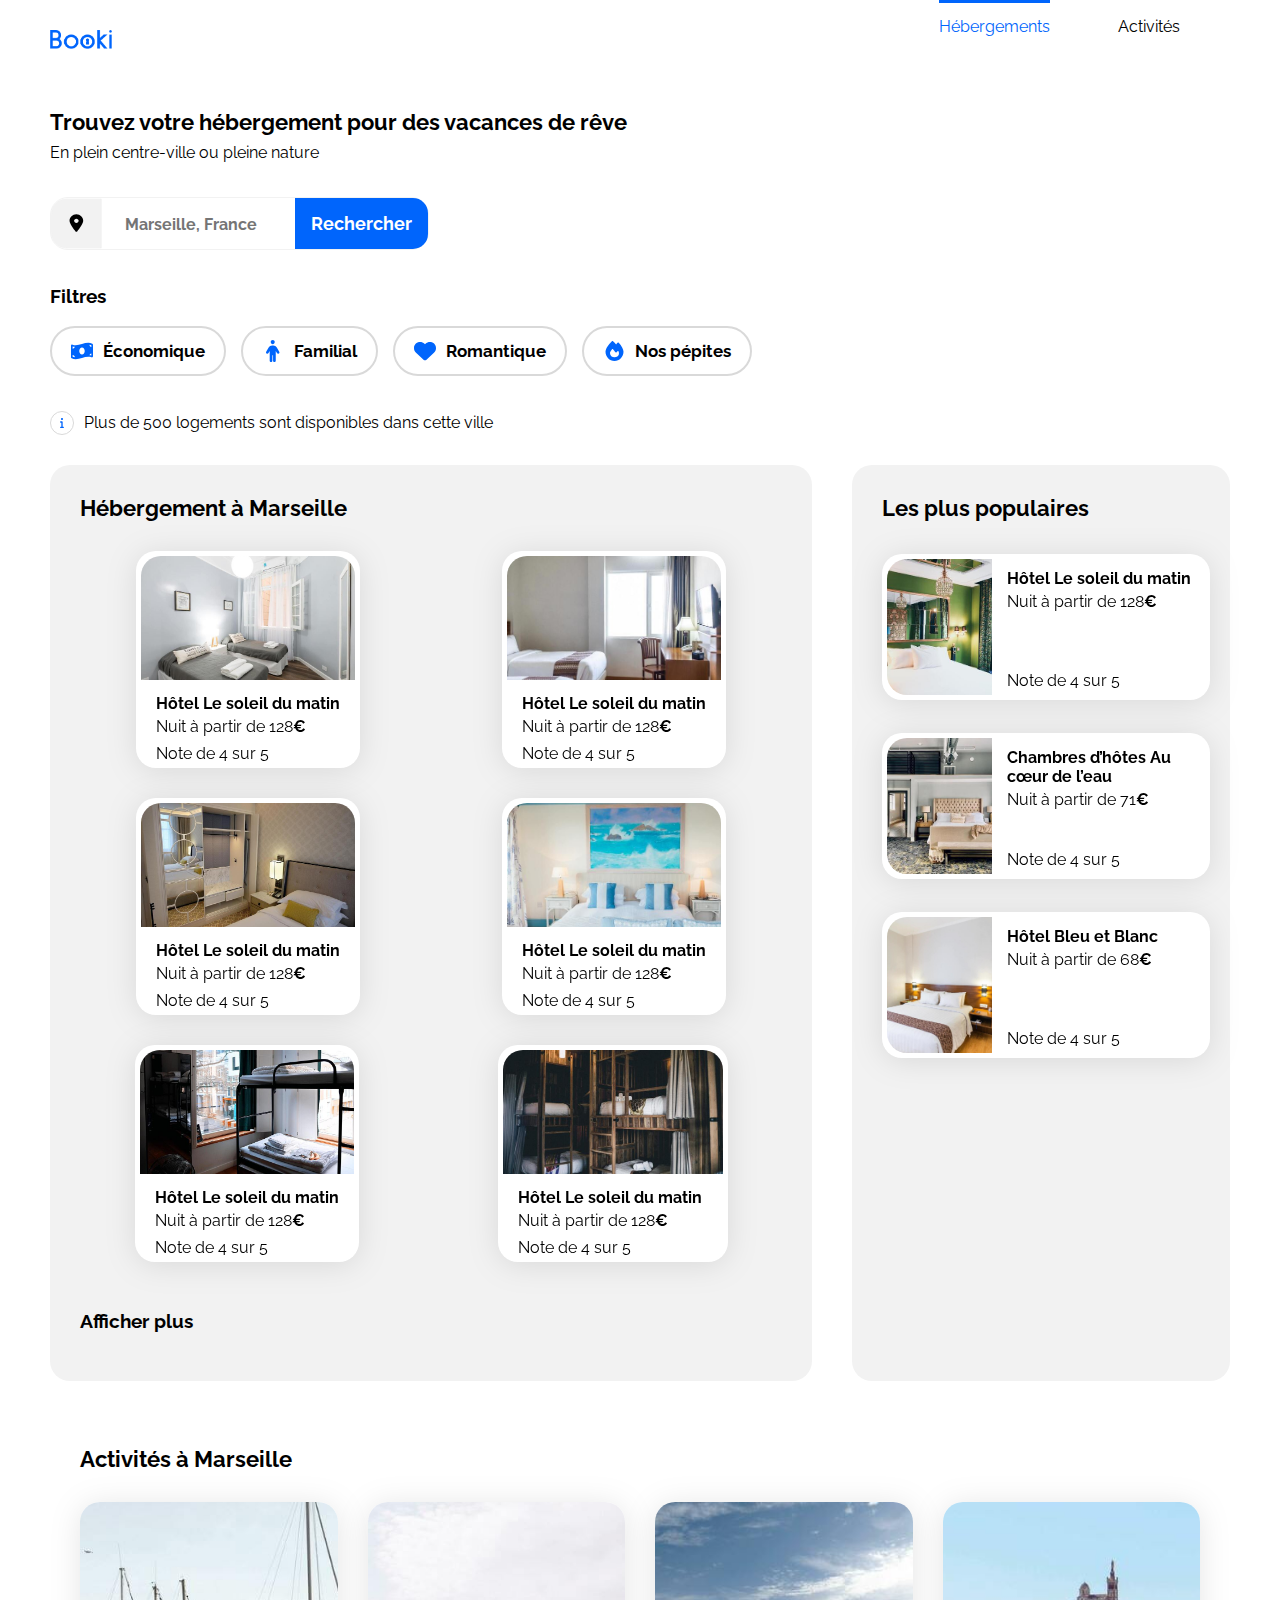
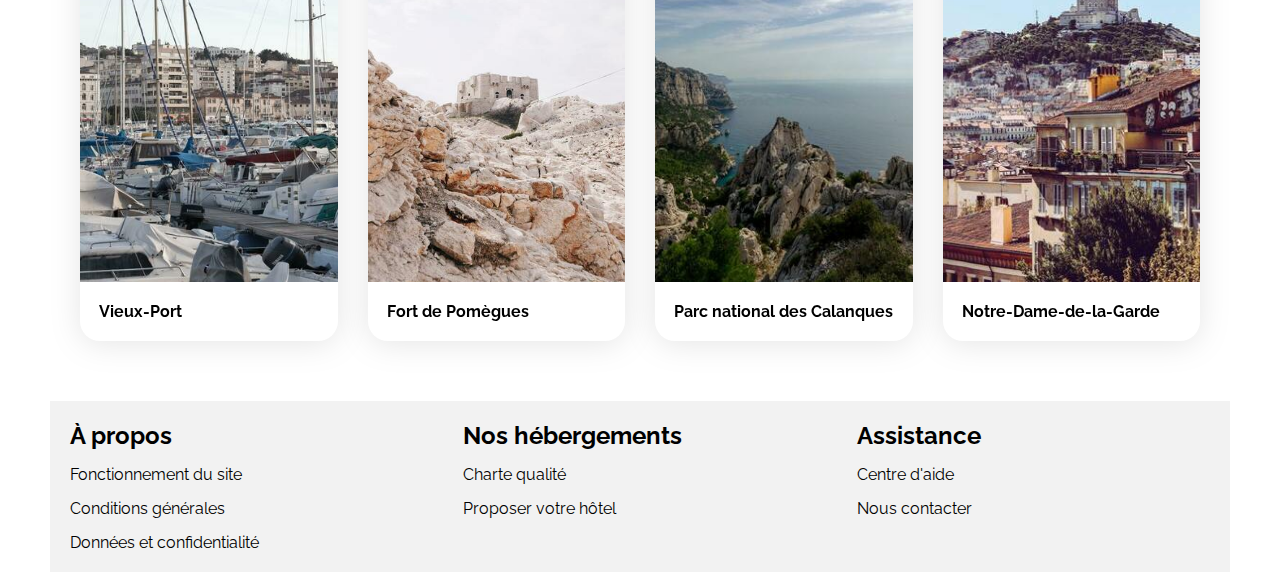
<file: index.html>
<!DOCTYPE html>
<html lang="fr">
  <head>
    <meta charset="UTF-8" />
    <meta name="viewport" content="width=device-width, initial-scale=1.0" />
    <title>Booki</title>
    <link rel="preconnect" href="https://fonts.googleapis.com" />
    <link rel="preconnect" href="https://fonts.gstatic.com" crossorigin />
    <link
      href="https://fonts.googleapis.com/css2?family=Raleway:wght@400;500;700&display=swap"
      rel="stylesheet"
    />
    <link
      rel="stylesheet"
      href="https://cdnjs.cloudflare.com/ajax/libs/font-awesome/6.2.1/css/all.min.css"
      integrity="sha512-MV7K8+y+gLIBoVD59lQIYicR65iaqukzvf/nwasF0nqhPay5w/9lJmVM2hMDcnK1OnMGCdVK+iQrJ7lzPJQd1w=="
      crossorigin="anonymous"
      referrerpolicy="no-referrer"
    />
    <link rel="stylesheet" href="./css/style.css" />
  </head>

  <body>
    <div class="main-container">
      <header class="Header">
        <a href="#">
          <img
            id="Booki"
            src="./images/logo/Booki.png"
            alt="Booki"
            width="62"
            height="19"
          />
        </a>
        <div class="Menu">
          <nav class="Nav-M">
            <a href="#hebergements" id="ancre-h">Hébergements</a>
            <a href="#activity" id="ancre-a">Activités</a>
          </nav>
        </div>
      </header>
      <div class="info-group">
        <div id="info-text">
          <h2 id="accroche">
            Trouvez votre hébergement pour des vacances de rêve
          </h2>
          <a>En plein centre-ville ou pleine nature</a>
        </div>
        <div class="search-bar">
          <svg
            xmlns="http://www.w3.org/2000/svg"
            width="52"
            height="51"
            viewBox="0 0 52 51"
            fill="none"
          >
            <path
              d="M51.5 1V0.5H51H16C7.43959 0.5 0.5 7.43959 0.5 16V35C0.5 43.5604 7.43959 50.5 16 50.5H51H51.5V50V1Z"
              fill="#F2F2F2"
              stroke="#F2F2F2"
            />
            <path
              d="M25.1359 33.5955C23.2328 31.3326 19 25.8481 19 22.7675C19 19.0299 22.134 16 26 16C29.8646 16 33 19.0299 33 22.7675C33 25.8481 28.7344 31.3326 26.8641 33.5955C26.4156 34.1348 25.5844 34.1348 25.1359 33.5955ZM26 25.0234C27.287 25.0234 28.3333 24.0117 28.3333 22.7675C28.3333 21.5233 27.287 20.5117 26 20.5117C24.713 20.5117 23.6667 21.5233 23.6667 22.7675C23.6667 24.0117 24.713 25.0234 26 25.0234Z"
              fill="black"
            />
          </svg>
          <form action="recherche" method="post" id="Search-text">
            <input
              type="search"
              placeholder="Marseille, France"
              class="Search-input"
            />
          </form>
          <button class="recherche-button">Rechercher</button>
          <button class="recherche-loupe">
            <svg
              xmlns="http://www.w3.org/2000/svg"
              width="17"
              height="17"
              viewBox="0 0 17 17"
              fill="none"
            >
              <path
                d="M16.7688 14.6976L13.4582 11.3876C13.3088 11.2382 13.1062 11.1552 12.8937 11.1552H12.3525C13.2689 9.9832 13.8135 8.50913 13.8135 6.90558C13.8135 3.09091 10.7221 0 6.90676 0C3.09144 0 0 3.09091 0 6.90558C0 10.7202 3.09144 13.8112 6.90676 13.8112C8.51058 13.8112 9.98491 13.2667 11.1571 12.3504V12.8915C11.1571 13.104 11.2401 13.3065 11.3895 13.4559L14.7001 16.7659C15.0122 17.078 15.517 17.078 15.8258 16.7659L16.7655 15.8264C17.0776 15.5143 17.0776 15.0097 16.7688 14.6976ZM6.90676 11.1552C4.55912 11.1552 2.65644 9.25613 2.65644 6.90558C2.65644 4.55834 4.5558 2.65599 6.90676 2.65599C9.25439 2.65599 11.1571 4.55502 11.1571 6.90558C11.1571 9.25281 9.25771 11.1552 6.90676 11.1552Z"
                fill="white"
              />
            </svg>
          </button>
        </div>
        <div id="filter-cat">
          <h3 id="filter-title">Filtres</h3>
          <div class="filter">
            <button class="filter-button">
              <svg
                xmlns="http://www.w3.org/2000/svg"
                width="22"
                height="22"
                viewBox="0 0 22 22"
                fill="none"
              >
                <path
                  d="M21.352 3.68479C20.0187 3.09424 18.6842 2.86957 17.3505 2.86957C13.1166 2.8692 8.88305 5.1323 4.64915 5.1323C3.58732 5.1323 2.52618 4.99001 1.46435 4.63431C1.34507 4.59438 1.22545 4.57551 1.10858 4.57551C0.516992 4.57551 0 5.05898 0 5.7301V17.2456C0 17.704 0.248527 18.1384 0.647615 18.3149C1.981 18.9058 3.31542 19.1304 4.64915 19.1304C8.88305 19.1304 13.117 16.8673 17.3509 16.8673C18.4127 16.8673 19.4738 17.0096 20.5356 17.3653C20.6549 17.4053 20.7745 17.4241 20.8914 17.4241C21.483 17.4241 22 16.9407 22 16.2695V4.75445C21.9997 4.29566 21.7511 3.86155 21.352 3.68479ZM1.64997 6.50721C2.34159 6.69015 3.06345 6.78198 3.80594 6.83134C3.60382 7.8981 2.71558 8.70207 1.64997 8.70207V6.50721ZM1.64997 16.8517V15.1175C2.83142 15.1175 3.78738 16.1073 3.83997 17.3461C3.06551 17.2804 2.34159 17.1171 1.64997 16.8517ZM10.9998 14.4845C9.48082 14.4845 8.24987 12.9241 8.24987 11C8.24987 9.07556 9.48116 7.51553 10.9998 7.51553C12.5185 7.51553 13.7498 9.07556 13.7498 11C13.7498 12.9248 12.5181 14.4845 10.9998 14.4845ZM20.3497 15.4928C19.7474 15.3335 19.1222 15.2442 18.4825 15.1864C18.6842 14.2398 19.4278 13.5212 20.3497 13.3978V15.4928ZM20.3497 6.92281C19.2879 6.78089 18.4639 5.8448 18.4312 4.68875C19.1029 4.76752 19.7406 4.91488 20.3497 5.14827V6.92281Z"
                  fill="#0065FC"
                />
              </svg>
              Économique
            </button>
            <button class="filter-button">
              <svg
                xmlns="http://www.w3.org/2000/svg"
                width="22"
                height="22"
                viewBox="0 0 22 22"
                fill="none"
              >
                <path
                  d="M12.7396 2.0625C12.7396 3.2016 11.8362 4.125 10.7228 4.125C9.60937 4.125 8.70601 3.2016 8.70601 2.0625C8.70601 0.923398 9.60937 0 10.7228 0C11.8362 0 12.7396 0.923398 12.7396 2.0625ZM10.3867 15.125V20.625C10.3867 21.3855 9.78584 22 9.04214 22C8.29845 22 7.69762 21.3855 7.69762 20.625V11.0387L6.4972 13.084C6.11485 13.7328 5.28881 13.9434 4.65226 13.5523C4.01569 13.1613 3.80979 12.3191 4.1923 11.666L6.6409 7.50234C7.36989 6.26055 8.6808 5.5 10.0968 5.5H11.3488C12.7648 5.5 14.0757 6.26055 14.8068 7.50234L17.2522 11.666C17.6345 12.3191 17.4286 13.1613 16.7942 13.5523C16.1555 13.9434 15.332 13.7328 14.9497 13.084L13.748 11.0387V20.625C13.748 21.3855 13.1472 22 12.4035 22C11.6598 22 11.0589 21.3855 11.0589 20.625V15.125H10.3867Z"
                  fill="#0065FC"
                />
              </svg>
              Familial
            </button>
            <button class="filter-button">
              <svg
                xmlns="http://www.w3.org/2000/svg"
                width="22"
                height="22"
                viewBox="0 0 22 22"
                fill="none"
              >
                <path
                  d="M0 8.22829V7.98543C0 5.05861 2.17078 2.56224 5.13047 2.08155C7.05117 1.76375 9.08359 2.38596 10.4844 3.75306L11 4.25468L11.477 3.75306C12.9164 2.38596 14.9102 1.76375 16.8695 2.08155C19.8301 2.56224 22 5.05861 22 7.98543V8.22829C22 9.96595 21.2609 11.6283 19.9547 12.8132L12.1902 19.8769C11.868 20.17 11.4426 20.3333 11 20.3333C10.5574 20.3333 10.132 20.17 9.80977 19.8769L2.04488 12.8132C0.740352 11.6283 1.28906e-05 9.96595 1.28906e-05 8.22829H0Z"
                  fill="#0065FC"
                />
              </svg>
              Romantique
            </button>
            <button class="filter-button">
              <svg
                xmlns="http://www.w3.org/2000/svg"
                width="22"
                height="22"
                viewBox="0 0 22 22"
                fill="none"
              >
                <path
                  d="M8.89727 1.21273C9.21067 0.92649 9.69683 0.930411 10.0102 1.21665C11.1191 2.23221 12.1598 3.32619 13.1321 4.51036C13.5741 3.94572 14.0763 3.33011 14.6187 2.82821C14.9361 2.53805 15.4263 2.53805 15.7437 2.83214C17.1339 4.12609 18.3111 5.83568 19.1388 7.45901C19.9544 9.05881 20.4968 10.6939 20.4968 11.8467C20.4968 16.85 16.487 21.0769 11.4968 21.0769C6.4504 21.0769 2.49683 16.8461 2.49683 11.8428C2.49683 10.3371 3.212 8.4981 4.32093 6.67872C5.44192 4.83189 7.02495 2.90664 8.89727 1.21273ZM11.5651 17.3127C12.5816 17.3127 13.4816 17.0382 14.3294 16.4893C16.0209 15.3365 16.475 13.0309 15.4584 11.2193C15.2776 10.8664 14.8156 10.8429 14.5544 11.1409L13.5419 12.2898C13.2767 12.5878 12.7986 12.5799 12.5495 12.2702C11.8866 11.4468 10.7013 9.97635 10.0263 9.14116C9.77316 8.82747 9.29102 8.82355 9.03388 9.13723C7.67584 10.8037 6.99281 11.8545 6.99281 13.0348C6.99683 15.7207 9.02986 17.3127 11.5651 17.3127Z"
                  fill="#0065FC"
                />
              </svg>
              Nos pépites
            </button>
          </div>
        </div>
        <div class="info-bar">
          <svg
            xmlns="http://www.w3.org/2000/svg"
            width="24"
            height="24"
            viewBox="0 0 24 24"
            fill="none"
          >
            <circle cx="12" cy="12" r="11.5" stroke="#D9D9D9" />
            <path
              d="M13.3333 15.6829H12.6667V11.0074C12.6667 10.6381 12.3681 10.3395 12 10.3395H10.6667C10.2985 10.3395 10 10.6381 10 11.0074C10 11.3766 10.2985 11.6565 10.6667 11.6565H11.3333V15.6641H10.6667C10.2985 15.6641 10 15.9628 10 16.3321C10 16.7013 10.2985 17 10.6667 17H13.3333C13.7015 17 14 16.7013 14 16.3321C14 15.9628 13.7021 15.6829 13.3333 15.6829ZM12 9.00359C12.5523 9.00359 13 8.55503 13 8.00169C13 7.44835 12.5521 7 12 7C11.4479 7 11 7.44856 11 8.0019C11 8.55524 11.4477 9.00359 12 9.00359Z"
              fill="#0065FC"
            />
          </svg>
          <p>Plus de 500 logements sont disponibles dans cette ville</p>
        </div>
      </div>
      <main>
        <div class="hebergements-and-populaires">
          <section class="hebergements">
            <div class="hebergements-title">
              <h2 class="section-title" id="hebergements">
                Hébergement à Marseille
              </h2>
            </div>
            <div class="hebergements-cards">
              <a href="#">
                <article class="card">
                  <img
                    src="./images/hebergements/fred-kleber.jpg"
                    alt="Image de la chambre d'hôtel montrant un lit"
                  />
                  <div class="card-content">
                    <div class="card-txt">
                      <h3 class="card-title">Hôtel Le soleil du matin</h3>
                      <p class="card-subtitle">
                        Nuit à partir de 128<span class="euro">€</span>
                      </p>
                    </div>
                    <div class="card-rating">
                      <i class="fa-xs fa-solid fa-star" aria-hidden="true"></i>
                      <i class="fa-xs fa-solid fa-star" aria-hidden="true"></i>
                      <i class="fa-xs fa-solid fa-star" aria-hidden="true"></i>
                      <i class="fa-xs fa-solid fa-star" aria-hidden="true"></i>
                      <i
                        class="fa-xs fa-solid fa-star neutral-star"
                        aria-hidden="true"
                      ></i>
                      <span class="sr-only">Note de 4 sur 5</span>
                    </div>
                  </div>
                </article>
              </a>

              <a href="#">
                <article class="card">
                  <img
                    src="./images/hebergements/febrian-zakaria.jpg"
                    alt="Image de la chambre d'hôtel montrant un lit"
                  />
                  <div class="card-content">
                    <div class="card-txt">
                      <h3 class="card-title">Hôtel Le soleil du matin</h3>
                      <p class="card-subtitle">
                        Nuit à partir de 128<span class="euro">€</span>
                      </p>
                    </div>
                    <div class="card-rating">
                      <i class="fa-xs fa-solid fa-star" aria-hidden="true"></i>
                      <i class="fa-xs fa-solid fa-star" aria-hidden="true"></i>
                      <i class="fa-xs fa-solid fa-star" aria-hidden="true"></i>
                      <i class="fa-xs fa-solid fa-star" aria-hidden="true"></i>
                      <i
                        class="fa-xs fa-solid fa-star neutral-star"
                        aria-hidden="true"
                      ></i>
                      <span class="sr-only">Note de 4 sur 5</span>
                    </div>
                  </div>
                </article>
              </a>

              <a href="#">
                <article class="card">
                  <img
                    src="./images/hebergements/reisetopia.jpg"
                    alt="Image de la chambre d'hôtel montrant un lit"
                  />
                  <div class="card-content">
                    <div class="card-txt">
                      <h3 class="card-title">Hôtel Le soleil du matin</h3>
                      <p class="card-subtitle">
                        Nuit à partir de 128<span class="euro">€</span>
                      </p>
                    </div>
                    <div class="card-rating">
                      <i class="fa-xs fa-solid fa-star" aria-hidden="true"></i>
                      <i class="fa-xs fa-solid fa-star" aria-hidden="true"></i>
                      <i class="fa-xs fa-solid fa-star" aria-hidden="true"></i>
                      <i class="fa-xs fa-solid fa-star" aria-hidden="true"></i>
                      <i
                        class="fa-xs fa-solid fa-star neutral-star"
                        aria-hidden="true"
                      ></i>
                      <span class="sr-only">Note de 4 sur 5</span>
                    </div>
                  </div>
                </article>
              </a>
              <a href="#">
                <article class="card">
                  <img
                    src="./images/hebergements/annie-spratt.jpg"
                    alt="Image de la chambre d'hôtel montrant un lit"
                  />
                  <div class="card-content">
                    <div class="card-txt">
                      <h3 class="card-title">Hôtel Le soleil du matin</h3>
                      <p class="card-subtitle">
                        Nuit à partir de 128<span class="euro">€</span>
                      </p>
                    </div>
                    <div class="card-rating">
                      <i class="fa-xs fa-solid fa-star" aria-hidden="true"></i>
                      <i class="fa-xs fa-solid fa-star" aria-hidden="true"></i>
                      <i class="fa-xs fa-solid fa-star" aria-hidden="true"></i>
                      <i class="fa-xs fa-solid fa-star" aria-hidden="true"></i>
                      <i
                        class="fa-xs fa-solid fa-star neutral-star"
                        aria-hidden="true"
                      ></i>
                      <span class="sr-only">Note de 4 sur 5</span>
                    </div>
                  </div>
                </article>
              </a>

              <a href="#">
                <article class="card">
                  <img
                    src="./images/hebergements/marcus-loke.jpg"
                    alt="Image de la chambre d'hôtel montrant un lit"
                  />
                  <div class="card-content">
                    <div class="card-txt">
                      <h3 class="card-title">Hôtel Le soleil du matin</h3>
                      <p class="card-subtitle">
                        Nuit à partir de 128<span class="euro">€</span>
                      </p>
                    </div>
                    <div class="card-rating">
                      <i class="fa-xs fa-solid fa-star" aria-hidden="true"></i>
                      <i class="fa-xs fa-solid fa-star" aria-hidden="true"></i>
                      <i class="fa-xs fa-solid fa-star" aria-hidden="true"></i>
                      <i class="fa-xs fa-solid fa-star" aria-hidden="true"></i>
                      <i
                        class="fa-xs fa-solid fa-star neutral-star"
                        aria-hidden="true"
                      ></i>
                      <span class="sr-only">Note de 4 sur 5</span>
                    </div>
                  </div>
                </article>
              </a>

              <a href="#">
                <article class="card">
                  <img
                    src="./images/hebergements/nicate-lee.jpg"
                    alt="Image de la chambre d'hôtel montrant un lit"
                  />
                  <div class="card-content">
                    <div class="card-txt">
                      <h3 class="card-title">Hôtel Le soleil du matin</h3>
                      <p class="card-subtitle">
                        Nuit à partir de 128<span class="euro">€</span>
                      </p>
                    </div>
                    <div class="card-rating">
                      <i class="fa-xs fa-solid fa-star" aria-hidden="true"></i>
                      <i class="fa-xs fa-solid fa-star" aria-hidden="true"></i>
                      <i class="fa-xs fa-solid fa-star" aria-hidden="true"></i>
                      <i class="fa-xs fa-solid fa-star" aria-hidden="true"></i>
                      <i
                        class="fa-xs fa-solid fa-star neutral-star"
                        aria-hidden="true"
                      ></i>
                      <span class="sr-only">Note de 4 sur 5</span>
                    </div>
                  </div>
                </article>
              </a>
            </div>
            <a href="#"><h3>Afficher plus</h3></a>
          </section>
          <section class="populaires">
            <div class="populaires-title">
              <h2 class="section-title">Les plus populaires</h2>
              <i class="fa-solid fa-chart-line" aria-hidden="true"></i>
            </div>
            <div class="populaires-cards">
              <a href="#">
                <article class="card">
                  <img
                    src="./images/hebergements/emile-guillemot.jpg"
                    alt="Image de la chambre d'hôtel montrant un lit"
                  />
                  <div class="card-content">
                    <div class="card-txt">
                      <h3 class="card-title">Hôtel Le soleil du matin</h3>
                      <p class="card-subtitle">
                        Nuit à partir de 128<span class="euro">€</span>
                      </p>
                    </div>
                    <div class="card-rating">
                      <i class="fa-xs fa-solid fa-star" aria-hidden="true"></i>
                      <i class="fa-xs fa-solid fa-star" aria-hidden="true"></i>
                      <i class="fa-xs fa-solid fa-star" aria-hidden="true"></i>
                      <i class="fa-xs fa-solid fa-star" aria-hidden="true"></i>
                      <i
                        class="fa-xs fa-solid fa-star neutral-star"
                        aria-hidden="true"
                      ></i>
                      <span class="sr-only">Note de 4 sur 5</span>
                    </div>
                  </div>
                </article>
              </a>
              <a href="#">
                <article class="card">
                  <img
                    src="./images/hebergements/aw-creative.jpg"
                    alt="Image de la chambre d'hôtel montrant un lit"
                  />
                  <div class="card-content">
                    <div class="card-txt">
                      <h3 class="card-title">
                        Chambres d’hôtes Au cœur de l’eau
                      </h3>
                      <p class="card-subtitle">
                        Nuit à partir de 71<span class="euro">€</span>
                      </p>
                    </div>
                    <div class="card-rating">
                      <i class="fa-xs fa-solid fa-star" aria-hidden="true"></i>
                      <i class="fa-xs fa-solid fa-star" aria-hidden="true"></i>
                      <i class="fa-xs fa-solid fa-star" aria-hidden="true"></i>
                      <i class="fa-xs fa-solid fa-star" aria-hidden="true"></i>
                      <i
                        class="fa-xs fa-solid fa-star neutral-star"
                        aria-hidden="true"
                      ></i>
                      <span class="sr-only">Note de 4 sur 5</span>
                    </div>
                  </div>
                </article>
              </a>
              <a href="#">
                <article class="card">
                  <img
                    src="./images/hebergements/febrian-zakaria2.jpg"
                    alt="Image de la chambre d'hôtel montrant un lit"
                  />
                  <div class="card-content">
                    <div class="card-txt">
                      <h3 class="card-title">Hôtel Bleu et Blanc</h3>
                      <p class="card-subtitle">
                        Nuit à partir de 68<span class="euro">€</span>
                      </p>
                    </div>
                    <div class="card-rating">
                      <i class="fa-xs fa-solid fa-star" aria-hidden="true"></i>
                      <i class="fa-xs fa-solid fa-star" aria-hidden="true"></i>
                      <i class="fa-xs fa-solid fa-star" aria-hidden="true"></i>
                      <i class="fa-xs fa-solid fa-star" aria-hidden="true"></i>
                      <i
                        class="fa-xs fa-solid fa-star neutral-star"
                        aria-hidden="true"
                      ></i>
                      <span class="sr-only">Note de 4 sur 5</span>
                    </div>
                  </div>
                </article>
              </a>
            </div>
            <br />
          </section>
        </div>
        <div class="activity">
          <h2 class="section-title" id="activity">Activités à Marseille</h2>
          <div class="activity-cards">
            <a class="activity-card-item" href="#">
              <article class="card">
                <img
                  src="./images/activites/reno-laithienne.jpg"
                  alt="Image de la chambre d'hôtel montrant un lit"
                />
                <div class="card-content">
                  <div class="card-txt">
                    <h3 class="card-title">Vieux-Port</h3>
                  </div>
                </div>
              </article>
            </a>
            <a class="activity-card-item" href="#">
              <article class="card">
                <img
                  src="./images/activites/paul-hermann.jpg"
                  alt="Image de la chambre d'hôtel montrant un lit"
                />
                <div class="card-content">
                  <div class="card-txt">
                    <h3 class="card-title">Fort de Pomègues</h3>
                  </div>
                </div>
              </article>
            </a>
            <a class="activity-card-item" href="#">
              <article class="card">
                <img
                  src="./images/activites/kilyan-sockalingum.jpg"
                  alt="Image de la chambre d'hôtel montrant un lit"
                />
                <div class="card-content">
                  <div class="card-txt">
                    <h3 class="card-title">Parc national des Calanques</h3>
                  </div>
                </div>
              </article>
            </a>
            <a class="activity-card-item" href="#">
              <article class="card">
                <img
                  src="./images/activites/florian-wehde.jpg"
                  alt="Image de la chambre d'hôtel montrant un lit"
                />
                <div class="card-content">
                  <div class="card-txt">
                    <h3 class="card-title">Notre-Dame-de-la-Garde</h3>
                  </div>
                </div>
              </article>
            </a>
          </div>
        </div>
      </main>
      <footer>
        <div class="footer-division">
          <h2 class="footer-helper">À propos</h2>
          <a href="#">Fonctionnement du site</a>
          <a href="#">Conditions générales</a>
          <a href="#">Données et confidentialité</a>
        </div>
        <div class="footer-division">
          <h2 class="footer-helper">Nos hébergements</h2>
          <a href="#">Charte qualité</a>
          <a href="#">Proposer votre hôtel</a>
        </div>
        <div class="footer-division">
          <h2 class="footer-helper">Assistance</h2>
          <a href="#">Centre d'aide</a>
          <a href="#">Nous contacter</a>
        </div>
      </footer>
    </div>
  </body>
</html>
</file>
<file: css/style.css>
/****** General ***********/
* {
    font-family: 'Raleway', sans-serif;
}

:root {
    --main-color: #0065FC;
    --main-bg-color: #F2F2F2;
    --filter-bg-color: #DEEBFF;
}

.fa-solid {
    color: var(--main-color);
}

body {
    display: flex;
    justify-content: center;
    margin: unset;
}

.Header {
    max-width: 1440px;
    display: flex;
    justify-content: center;
    align-items: flex-start;
    justify-content: space-between;
    align-self: stretch;
}

.Header a {
    display: flex;
    align-self: center;
}

#ancre-h {
    border-top: #0065FC;
    border-top-style: solid;
    padding-top: 14px;
    -webkit-text-fill-color: #0065FC;
}

#ancre-a {
    padding-top: 16px;
    -webkit-text-fill-color: #000000;
}

#Booki {
    display: flex;
    padding: 30px 50px;
    padding-left: unset;
    flex-direction: column;
    align-items: flex-start;
    gap: 10px;
    align-self: center;
}

.Nav-M {
    padding: 0px 50px;
    display: flex;
    justify-content: flex-end;
    align-items: flex-end;
    gap: 68px;
}

.main-container {
    max-width: 1440px;
    padding: 0 50px;
    box-sizing: border-box;
    display: flex;
    flex-direction: column;
    align-items: flex-start;
    gap: 30px;
}

main {
    display: flex;
    flex-direction: column;
    align-items: flex-start;
    gap: 35px;
    align-self: stretch;
}

a {
    color: inherit;
    text-decoration: none;
}

.section-title {
    margin: 0;
    font-size: 22px;
}

.card {
    background-color: white;
    border-radius: 20px;
    padding: 5px;
    filter: drop-shadow(0px 3px 15px rgba(0, 0, 0, 0.1));
}

.card img {
    object-fit: cover;
}

.card-title {
    font-size: 16px;
}

.euro {
    font-weight: 700;
}

.neutral-star {
    color: var(--main-bg-color)
}


.recherche-loupe{
    display: none;
}

/****** Haut de page ***********/

.info-group {
    display: flex;
    flex-direction: column;
    align-items: flex-start;
    gap: 35px;
    align-self: stretch;
}

#accroche {
    margin: unset;
    font-size: 22px;
}

#info-text {
    display: flex;
    flex-direction: column;
    gap: 8px;
}

.search-bar {
    display: flex;
    width: 377px;
    align-items: center;
    border-radius: 18px;
    border: 1px solid var(--Grey, #F2F2F2);
    background: var(--White, #FFF);
    justify-content: space-between;
}

#Search-text {
    font-size: 17px;
    margin: unset;
}

input.Search-input {
    width: 100%;
    padding: unset;
    border: unset;
    color: #000000;
    text-align: center;
    font-size: 16px;
    font-style: normal;
    font-weight: 700;
    line-height: normal;
}


.recherche-button {
    display: flex;
    padding: 15px 16px;
    align-items: center;
    gap: 10px;
    border-radius: 0px 15px 15px 0px;
    border: unset;
    background: var(--Blue, #0065FC);
    color: var(--White, #FFF);
    text-align: center;
    font-family: Raleway;
    font-size: 18px;
    font-style: normal;
    font-weight: 700;
    line-height: normal;
}

.filter {
    display: flex;
    align-items: center;
    gap: 15px;
    flex-direction: row;
    flex-wrap: wrap;
}

#filter-title {
    margin-top: unset;
}

.filter-button {
    display: flex;
    height: 50px;
    padding: 4px 19px;
    align-items: center;
    gap: 10px;
    border-radius: 25px;
    border: 2px solid var(--grey-tint-2, #D9D9D9);
    background: var(--White);
    transition-duration: 4ms;
    color: var(--Black, #000);
    font-family: Raleway;
    font-size: 17px;
    font-style: normal;
    font-weight: 700;
    line-height: normal;
}

.filter-button:hover {
    background-color: var(--blue-light, #DEEBFF);
}

.info-bar {
    display: flex;
    height: 24px;
    align-items: center;
    gap: 10px;
    align-self: stretch;
}

/****** Hebergements And Populaires ***********/
.hebergements-and-populaires {
    display: flex;
    justify-content: space-between;
    gap: 40px;
}

.hebergements-and-populaires section {
    background-color: var(--main-bg-color);
    border-radius: 20px;
    padding: 30px;
    box-sizing: border-box;
}

/****** Hebergements ***********/
.hebergements {
    width: 65%;
    display:flex;
    flex-direction:column;
    box-sizing: border-box;
    padding: 30px;
    align-items: flex-start;
    gap: 30px;
    flex: 1 0 0;
    align-self: stretch;
}

.hebergements-title {
    display: flex;
    justify-content: space-between;
    align-items: center;
}

.hebergements-cards {
    display:inline-flex;
    align-self: stretch;
    flex-direction:row;
    flex-wrap: wrap;
    gap: 30px 30px;
    width: 100%;
    justify-content: space-around;

}

.hebergements-cards .card {
    display: flex;
    padding-bottom: 0px;
    flex-direction: column;
    align-items: center;
    gap: 4px;
    flex: 1 0 0;
}

.hebergements-cards img {
    width: 100%;
    height: 124px;
    border-radius: 20px 20px 0px 0px;
    align-self: stretch;
}

.hebergements-cards .card-content {
    display: flex;
    padding: 0px 15px;
    flex-direction: column;
    align-items: flex-start;
    gap: 8px;
    align-self: stretch;
}

.hebergements-cards .card-title {
    margin-top: 10px;
    margin-bottom: 4px;
}

.hebergements-cards .card-subtitle {
    margin: 0;
}

.hebergements-cards .card-rating {
    margin-bottom: 5px;
}

.hebergements-cards a {
    display: flex;
    justify-content: space-evenly;
}

/****** Populaires ***********/
.populaires {
    width: 32%;
}

.populaires-title {
    display: flex;
    justify-content: space-between;
    align-items: center;
}

.populaires-cards {
    justify-content: space-around;
}

.populaires-cards .card {
    display: flex;
    margin-top: 33px;
    min-width: 100%;
}

.populaires-cards img {
    width: 33%;
    height: 136px;
    border-top-left-radius: 20px;
    border-bottom-left-radius: 20px;
}

.populaires-cards a {
    display: flex;
}

.populaires-cards .card-content {
    width: 67%;
    padding-left: 15px;
    display: flex;
    flex-direction: column;
    justify-content: space-between;
    box-sizing: border-box;
}

.populaires-cards .card-title {
    margin-top: 10px;
    margin-bottom: 4px;
}

.populaires-cards .card-subtitle {
    margin: 0;
}

.populaires-cards .card-rating {
    margin-bottom: 5px;
}


/****** Activité ***********/
.activity {
    display: flex;
    flex-direction: column;
    padding: 30px;
    gap: 30px;
}

.activity-title {
    display: flex;
    justify-content: space-between;
    align-items: center;
}

.activity-cards {
    width: 100%;
    display: flex;
    gap: 30px;
}

.activity-cards .card {
    width: auto;
    display: inline-flex;
    height: 439px;
    flex-direction: column;
    align-items: center;
    flex: 1 0 0;
    padding: unset;
}

.activity-cards img {
    height: 380px;
    width: 100%;
    flex-shrink: 0;
    align-self:auto;
    border-top-left-radius: 20px;
    border-top-right-radius: 20px;
}

.activity-cards .card-content {
    width: 100%;
    display: flex;
    flex-direction: row;
    box-sizing: border-box;
}

.activity-cards .card-title {
    display: flex;
    padding: 20px 19px;
    flex-direction: row;
    justify-content: center;
    align-items: flex-start;
    align-self: stretch;
    margin: unset;
}

.activity-card-item {
    display: flex;
    width: 25%;
}

/****** Footer ***********/

footer {
    display: flex;
    align-items: flex-start;
    align-self: stretch;
    background-color: #F2F2F2;
}

.footer-division {
    display: flex;
    padding: 20px;
    flex-direction: column;
    align-items: flex-start;
    gap: 15px;
    flex: 1 0 0;
    align-self: stretch;
}

.footer-helper {
    margin: unset;
}


/* Le code ci-dessous correspond à la version responsive uniquement */

/****** Media queries ***********/
/* Medium devices (tablets, less/equal than 1024px) */
@media (max-width: 1024px) {


    #Booki {
        align-self: center;
        padding: 30px 50px 30px 0px;
    }

    .Nav-M {
        padding: unset;
    }

    .main-container{
        width: 100%;
        margin: 0px 50px 0px 50px;
        padding: unset;
    }

    .card {
        width: 100%;
    }
    
    .hebergements-and-populaires {
        flex-direction: column;
        gap: unset;
    }

    .hebergements {
        width: 100%;
        padding: unset;
    }

    .hebergements-cards a {
        width:30%;
    }

    .hebergements-cards .card {
        min-width: unset;
    }

    .populaires {
        width: 100%;
        margin-top: 50px;
        padding: unset;
    }

    .populaires-cards {
        display: flex;
        flex-direction: row;
        justify-content: space-between;
    }

    .populaires-cards a {
        width: 30%;
    }

    .populaires-cards .card-title {
        font-size: 14px;
    }

    .populaires-cards .card-subtitle {
        font-size: 13px;
    }

    .activity {
        padding: 30px;
        width: auto;
        align-self: stretch;
        align-items: flex-start;
    }

    .activity-cards .card {
        height: unset;
        align-self: stretch;
        justify-content: flex-end;
    }

    .activity-cards img {
        height: 200px;
        width: 100%;
        align-self: stretch;
    }

    .activity-cards .card-txt {
        height: 70px;
    }

    .activity-cards .card-title {
        height: 30px;
        font-size: 13px;
    }

}

/* Small devices (phones, less than 768px) */
@media (max-width: 767.98px) {
    /* ... */
    .Header {
        display: flex;
        gap: unset;
        flex-direction: column;
    }

    #Booki {
        padding-right: unset;
    }

    .Menu {
        align-self: unset;
        width: 100%;
    }

    .Nav-M {
        gap: unset;
    }

    
    #ancre-h {
        border-top: unset;
        border-bottom: #0065FC;
        border-bottom-style: solid;
        padding-bottom: 15px;
        -webkit-text-fill-color: #0065FC;    
        width: 100%;
        display: flex;
        justify-content: center;
        padding-top: unset;
    }

    #ancre-a {
        padding-bottom: 15px;
        border-bottom: #F2F2F2;
        border-bottom-style: solid;
        -webkit-text-fill-color: #000000;
        width: 100%;
        display: flex;
        justify-content: center;
        padding-top: unset;
    }


    .search-bar {
        width: 100%;
        align-self: center;
    }

    .recherche-loupe {
        display: flex;
        height: 100%;
        justify-content: center;
        flex-direction: column;
        padding: 16px 15px;
        border-radius: 15px;
        border: 1px solid var(--Blue, #0065FC);
        background: var(--Blue, #0065FC);
        box-shadow: 0px 4px 4px 0px rgba(0, 0, 0, 0.25);
    }

    body {
        width: 100%;
        margin: unset;
    }

    .info-group {
        padding: 5%;
    }

    #filter-cat {
        margin-top: unset;
        display: flex;
        flex-wrap: wrap;
        flex-direction: column;
    }

    .filter {
        row-gap: 20px;
        column-gap: unset;
        justify-content: space-between;
    }

    .filter-button {
        width: 48%;
        padding: 4px 4%;
    }

    .filter-button h3 {
        font-size: 14px;
    }

    .recherche-button{
        display: none;
    }
    
    .main-container {
        width: 100%;
        padding: 0%;
        margin: unset;
    }

    .hebergements-cards a {
        width: 100%;
    }

    .hebergements-and-populaires section {
        padding: 20px;
        border-radius: unset;
    }

    .hebergements-and-populaires{
        gap: 40px;
        flex-direction: column-reverse;
    }

    .hebergements-and-populaires .hebergements {
        background-color: unset;
    }

    .populaires {
        display: flex;
        flex-direction: column;
        margin: unset;
    }

    .populaires-cards {
        flex-direction: column;
        width: 100%;
    }

    .populaires-cards a {
        width: 100%;
    }

    .activity {
        width: 85%;
        align-self: center;
    }

    .activity-cards {
        flex-direction: column;
    }

    .activity-card-item {
        width: 100%;
    }

    footer {
        width: 100%;
        display: flex;
        flex-direction: column;
        align-items: flex-start;
        align-self: stretch;
        background-color: #F2F2F2;
        gap: 50px;
    }
}
</file>
